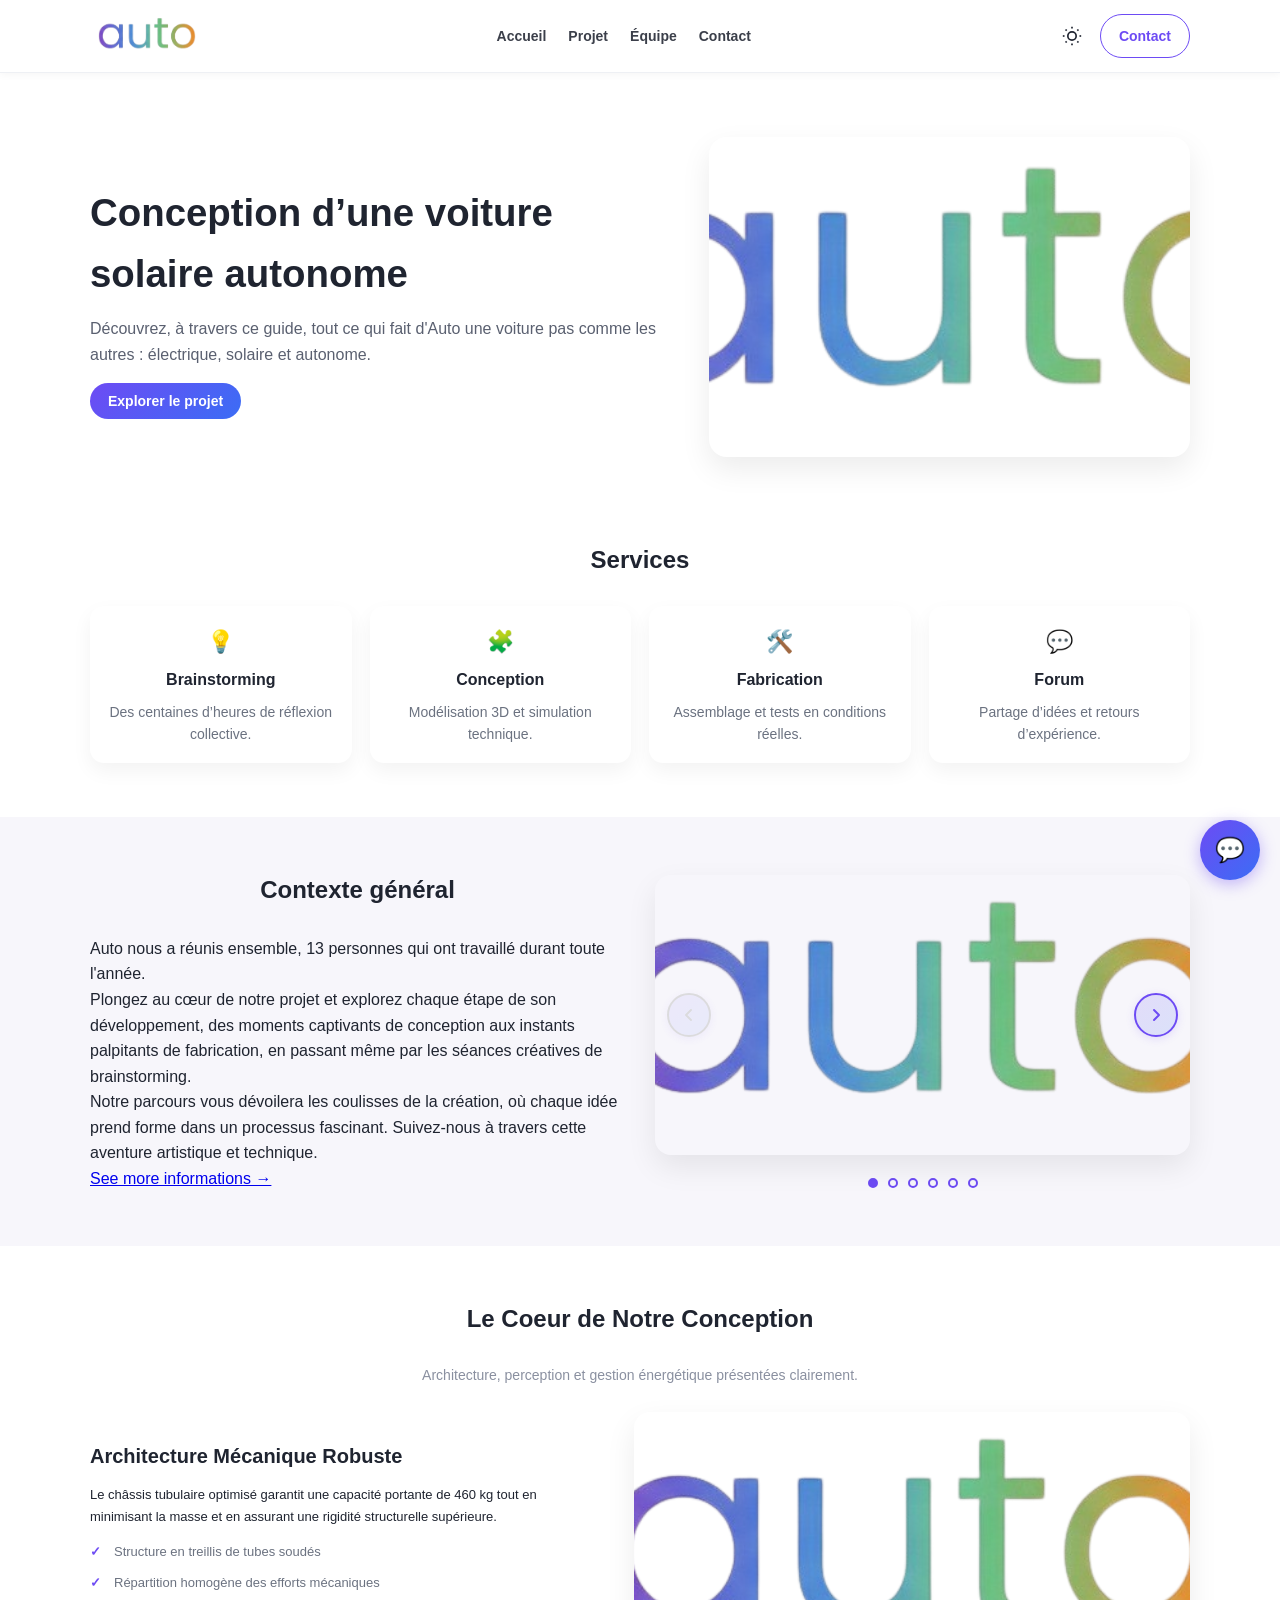
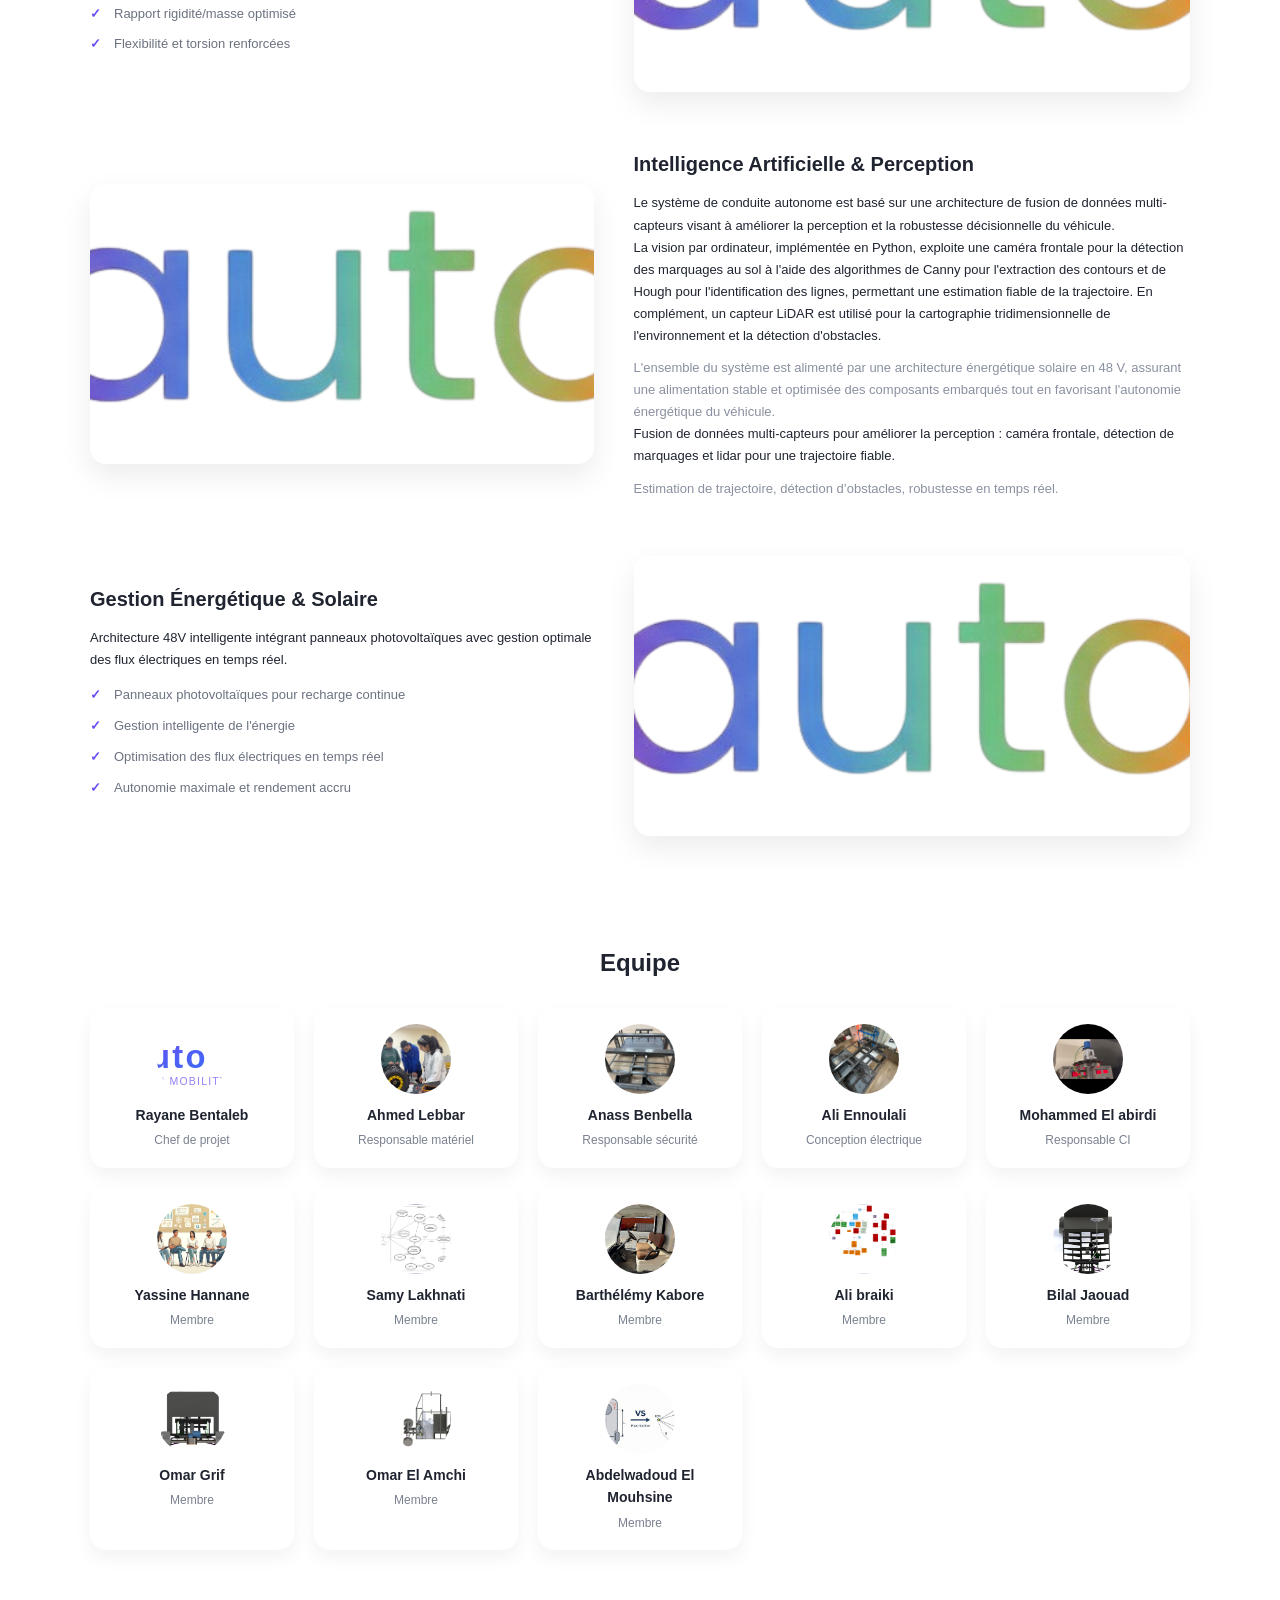
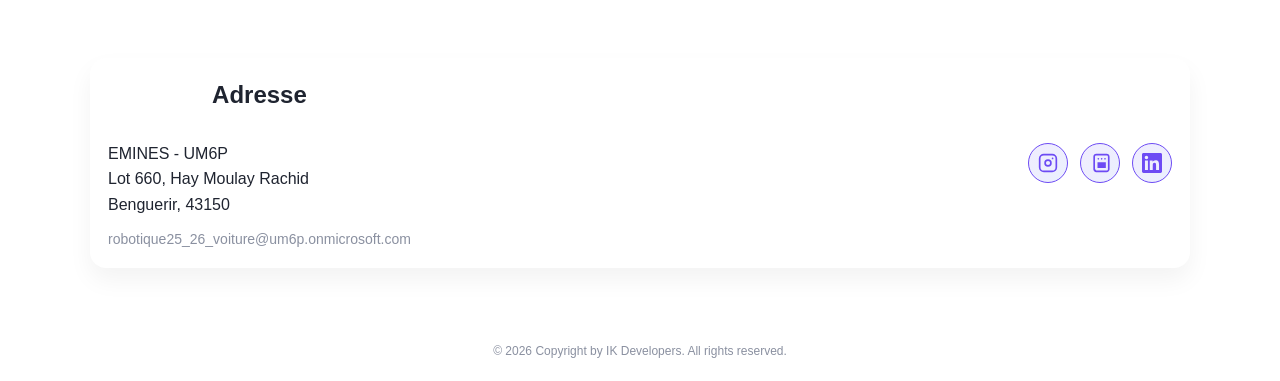
<file: index.html>
<!DOCTYPE html>
<html lang="fr">
<head>
  <meta charset="UTF-8" />
  <meta name="viewport" content="width=device-width, initial-scale=1.0" />
  <title>Voiture Solaire Autonome</title>
  <link rel="stylesheet" href="styles.css" />
  <script src="chatbot-kb.js"></script>
</head>
<body>
  <header class="topbar">
    <div class="container nav">
      <a href="#accueil" class="logo-link">
        <img src="photos/photo-047.png" alt="Auto" class="logo-img" />
      </a>
      <nav class="menu">
        <a href="#accueil">Accueil</a>
        <a href="#projet">Projet</a>
        <a href="#equipe">Équipe</a>
        <a href="#contact">Contact</a>
      </nav>
      <div class="nav-actions">
        <button class="theme-toggle" id="themeToggle" aria-label="Toggle dark mode" title="Dark Mode">
          <svg class="sun-icon" width="20" height="20" viewBox="0 0 24 24" fill="none" stroke="currentColor" stroke-width="2">
            <circle cx="12" cy="12" r="5"></circle>
            <line x1="12" y1="1" x2="12" y2="3"></line>
            <line x1="12" y1="21" x2="12" y2="23"></line>
            <line x1="4.22" y1="4.22" x2="5.64" y2="5.64"></line>
            <line x1="18.36" y1="18.36" x2="19.78" y2="19.78"></line>
            <line x1="1" y1="12" x2="3" y2="12"></line>
            <line x1="21" y1="12" x2="23" y2="12"></line>
            <line x1="4.22" y1="19.78" x2="5.64" y2="18.36"></line>
            <line x1="18.36" y1="5.64" x2="19.78" y2="4.22"></line>
          </svg>
          <svg class="moon-icon" width="20" height="20" viewBox="0 0 24 24" fill="none" stroke="currentColor" stroke-width="2">
            <path d="M21 12.79A9 9 0 1 1 11.21 3 7 7 0 0 0 21 12.79z"></path>
          </svg>
        </button>
        <a class="btn" href="#contact">Contact</a>
      </div>
    </div>
  </header>

  <main>
    <section id="accueil" class="hero">
      <div class="container hero-grid">
        <div class="hero-text">
          <h1>Conception d’une voiture<br />solaire autonome</h1>
          <p>
            Découvrez, à travers ce guide, tout ce qui fait d'Auto une voiture pas
            comme les autres : électrique, solaire et autonome.
          </p>
          <a class="btn primary" href="#projet">Explorer le projet</a>
        </div>
        <div class="hero-media">
          <div class="image-card">
            <img src="photos/photo-047.png" alt="Golfette solaire" />
          </div>
        </div>
      </div>
    </section>

    <section id="services" class="section">
      <div class="container">
        <h2>Services</h2>
        <div class="cards">
          <a class="card" href="brainstorming.html">
            <div class="icon">💡</div>
            <h3>Brainstorming</h3>
            <p>Des centaines d’heures de réflexion collective.</p>
          </a>
          <a class="card" href="conception.html">
            <div class="icon">🧩</div>
            <h3>Conception</h3>
            <p>Modélisation 3D et simulation technique.</p>
          </a>
          <a class="card" href="fabrication.html">
            <div class="icon">🛠️</div>
            <h3>Fabrication</h3>
            <p>Assemblage et tests en conditions réelles.</p>
          </a>
          <a class="card" href="forum.html">
            <div class="icon">💬</div>
            <h3>Forum</h3>
            <p>Partage d’idées et retours d’expérience.</p>
          </a>
        </div>
      </div>
    </section>



    <section class="section soft" id="context">
      <div class="container split">
        <div>
          <h2>Contexte général</h2>
          <p>
            Auto nous a réunis ensemble, 13 personnes qui ont travaillé durant toute l'année.
          </p>
          <p>
            Plongez au cœur de notre projet et explorez chaque étape de son développement, des moments captivants de conception aux instants palpitants de fabrication, en passant même par les séances créatives de brainstorming.
          </p>
          <p>
            Notre parcours vous dévoilera les coulisses de la création, où chaque idée prend forme dans un processus fascinant. Suivez-nous à travers cette aventure artistique et technique.
          </p>
          <a class="link" href="#context">See more informations →</a>
        </div>
        <div>
          <div class="carousel-wrapper">
            <div class="image-card carousel-image">
              <img id="carouselImg" src="photos/photo-047.png" alt="Contexte général Auto" />
            </div>
            <button class="carousel-arrow prev" id="prevBtn" aria-label="Image précédente">
              <svg width="20" height="20" viewBox="0 0 20 20" fill="currentColor">
                <path d="M12 5L7 10L12 15" stroke="currentColor" stroke-width="2" stroke-linecap="round" stroke-linejoin="round" fill="none"/>
              </svg>
            </button>
            <button class="carousel-arrow next" id="nextBtn" aria-label="Image suivante">
              <svg width="20" height="20" viewBox="0 0 20 20" fill="currentColor">
                <path d="M8 5L13 10L8 15" stroke="currentColor" stroke-width="2" stroke-linecap="round" stroke-linejoin="round" fill="none"/>
              </svg>
            </button>
          </div>
          <div class="carousel-dots" id="carouselDots"></div>
        </div>
      </div>
    </section>

    <section id="projet" class="section">
      <div class="container">
        <div class="section-head">
          <h2>Le Coeur de Notre Conception</h2>
          <p class="muted">Architecture, perception et gestion énergétique présentées clairement.</p>
        </div>
        <div class="feature-rows">
          <article class="feature-row">
            <div class="feature-text">
              <h3>Architecture Mécanique Robuste</h3>
              <p>
                Le châssis tubulaire optimisé garantit une capacité portante de 460 kg tout en minimisant la masse et en assurant une rigidité structurelle supérieure.
              </p>
              <ul class="feature-list">
                <li>Structure en treillis de tubes soudés</li>
                <li>Répartition homogène des efforts mécaniques</li>
                <li>Rapport rigidité/masse optimisé</li>
                <li>Flexibilité et torsion renforcées</li>
              </ul>
            </div>
            <div class="image-card">
              <img src="photos/photo-047.png" alt="Architecture mécanique" />
            </div>
          </article>
          <article class="feature-row reverse">
            <div class="feature-text">
              <h3>Intelligence Artificielle &amp; Perception</h3>
              <p>
                Le système de conduite autonome est basé sur une architecture de fusion de données multi-capteurs visant à améliorer la perception et la robustesse décisionnelle du véhicule.
              </p>
              <p>
                La vision par ordinateur, implémentée en Python, exploite une caméra frontale pour la détection des marquages au sol à l'aide des algorithmes de Canny pour l'extraction des contours et de Hough pour l'identification des lignes, permettant une estimation fiable de la trajectoire. En complément, un capteur LiDAR est utilisé pour la cartographie tridimensionnelle de l'environnement et la détection d'obstacles.
              </p>
              <p class="muted">
                L'ensemble du système est alimenté par une architecture énergétique solaire en 48 V, assurant une alimentation stable et optimisée des composants embarqués tout en favorisant l'autonomie énergétique du véhicule.
              </p>
              <p>
                Fusion de données multi-capteurs pour améliorer la perception : caméra
                frontale, détection de marquages et lidar pour une trajectoire fiable.
              </p>
              <p class="muted">Estimation de trajectoire, détection d’obstacles, robustesse en temps réel.</p>
            </div>
            <div class="image-card">
              <img src="photos/photo-047.png" alt="Electronique" />
            </div>
          </article>
          <article class="feature-row">
            <div class="feature-text">
              <h3>Gestion Énergétique &amp; Solaire</h3>
              <p>
                Architecture 48V intelligente intégrant panneaux photovoltaïques avec gestion optimale des flux électriques en temps réel.
              </p>
              <ul class="feature-list">
                <li>Panneaux photovoltaïques pour recharge continue</li>
                <li>Gestion intelligente de l'énergie</li>
                <li>Optimisation des flux électriques en temps réel</li>
                <li>Autonomie maximale et rendement accru</li>
              </ul>
            </div>
            <div class="image-card">
              <img src="photos/photo-047.png" alt="Panneaux solaires" />
            </div>
          </article>
        </div>
      </div>
    </section>

    <section id="equipe" class="section">
      <div class="container">
        <h2>Equipe</h2>
        <div class="team">
          <div class="member">
            <img src="photos/photo-039.svg" alt="Rayane Bentaleb" />
            <strong>Rayane Bentaleb</strong>
            <span>Chef de projet</span>
          </div>
          <div class="member">
            <img src="photos/photo-040.jpeg" alt="Ahmed Lebbar" />
            <strong>Ahmed Lebbar</strong>
            <span>Responsable matériel</span>
          </div>
          <div class="member">
            <img src="photos/photo-041.jpeg" alt="Anass Benbella" />
            <strong>Anass Benbella</strong>
            <span>Responsable sécurité</span>
          </div>
          <div class="member">
            <img src="photos/photo-042.jpeg" alt="Ali Ennoulali" />
            <strong>Ali Ennoulali</strong>
            <span>Conception électrique</span>
          </div>
          <div class="member">
            <img src="photos/photo-043.jpeg" alt="Mohammed El abirdi" />
            <strong>Mohammed El abirdi</strong>
            <span>Responsable CI</span>
          </div>
          <div class="member">
            <img src="photos/photo-011.png" alt="Yassine Hannane" />
            <strong>Yassine Hannane</strong>
            <span>Membre</span>
          </div>
          <div class="member">
            <img src="photos/photo-012.png" alt="Samy Lakhnati" />
            <strong>Samy Lakhnati</strong>
            <span>Membre</span>
          </div>
          <div class="member">
            <img src="photos/photo-013.png" alt="Barthélémy Kabore" />
            <strong>Barthélémy Kabore</strong>
            <span>Membre</span>
          </div>
          <div class="member">
            <img src="photos/photo-014.png" alt="Ali braiki" />
            <strong>Ali braiki</strong>
            <span>Membre</span>
          </div>
          <div class="member">
            <img src="photos/photo-015.png" alt="Bilal Jaouad" />
            <strong>Bilal Jaouad</strong>
            <span>Membre</span>
          </div>
          <div class="member">
            <img src="photos/photo-016.png" alt="Omar Grif" />
            <strong>Omar Grif</strong>
            <span>Membre</span>
          </div>
          <div class="member">
            <img src="photos/photo-017.png" alt="Omar El Amchi" />
            <strong>Omar El Amchi</strong>
            <span>Membre</span>
          </div>
          <div class="member">
            <img src="photos/photo-018.png" alt="Abdelwadoud El Mouhsine" />
            <strong>Abdelwadoud El Mouhsine</strong>
            <span>Membre</span>
          </div>
        </div>
      </div>
    </section>

    <section id="contact" class="section">
      <div class="container">
        <div class="contact">
          <div>
            <h2>Adresse</h2>
            <p>EMINES - UM6P<br />Lot 660, Hay Moulay Rachid<br />Benguerir, 43150</p>
            <p class="muted">robotique25_26_voiture@um6p.onmicrosoft.com</p>
          </div>
          <div class="socials">
            <a href="#" aria-label="Instagram" title="Instagram">
              <svg width="20" height="20" viewBox="0 0 24 24" fill="currentColor">
                <rect x="2" y="2" width="20" height="20" rx="5" ry="5" fill="none" stroke="currentColor" stroke-width="2"/>
                <circle cx="12" cy="12" r="3.5" fill="none" stroke="currentColor" stroke-width="2"/>
                <circle cx="17.5" cy="6.5" r="1" fill="currentColor"/>
              </svg>
            </a>
            <a href="#" aria-label="Outlook" title="Outlook">
              <svg width="20" height="20" viewBox="0 0 24 24" fill="currentColor">
                <path d="M7.5 1C5.57 1 4 2.606 4 4.5V19.5C4 21.394 5.57 23 7.5 23H20c1.933 0 3.5-1.606 3.5-3.5V4.5C23.5 2.606 21.933 1 20 1ZM7.5 3H20c.827 0 1.5.673 1.5 1.5v15c0 .827-.673 1.5-1.5 1.5H7.5C6.673 20 6 19.327 6 18.5V4.5C6 3.673 6.673 3 7.5 3ZM9 7a1 1 0 1 1 2 0 1 1 0 0 1-2 0Zm4 0a1 1 0 1 1 2 0 1 1 0 0 1-2 0Zm4 0a1 1 0 1 1 2 0 1 1 0 0 1-2 0Zm-8 4h10v7H9v-7Z"/>
              </svg>
            </a>
            <a href="#" aria-label="LinkedIn" title="LinkedIn">
              <svg width="20" height="20" viewBox="0 0 24 24" fill="currentColor">
                <path d="M20.447 20.452h-3.554v-5.569c0-1.328-.027-3.037-1.852-3.037-1.853 0-2.136 1.445-2.136 2.939v5.667H9.351V9h3.414v1.561h.046c.477-.9 1.637-1.85 3.37-1.85 3.601 0 4.267 2.37 4.267 5.455v6.286zM5.337 7.433c-1.144 0-2.063-.926-2.063-2.065 0-1.138.92-2.063 2.063-2.063 1.14 0 2.064.925 2.064 2.063 0 1.139-.925 2.065-2.064 2.065zm1.782 13.019H3.555V9h3.564v11.452zM22.225 0H1.771C.792 0 0 .774 0 1.729v20.542C0 23.227.792 24 1.771 24h20.451C23.2 24 24 23.227 24 22.271V1.729C24 .774 23.2 0 22.225 0z"/>
              </svg>
            </a>
          </div>
        </div>
      </div>
    </section>
  </main>

  <footer class="footer">
    <div class="container">© 2026 Copyright by IK Developers. All rights reserved.</div>
  </footer>

  <div class="chatbot-widget">
    <button class="chatbot-btn" id="chatbotToggle" aria-label="Open chatbot" title="Auto assistant">💬</button>
    <div class="chatbot-window" id="chatbotWindow">
      <div style="padding: 14px; background: linear-gradient(135deg, #6d4bf4, #3b6df5); color: #fff; font-weight: 600; display: flex; justify-content: space-between; align-items: center;">
        <span>Auto assistant</span>
        <button id="chatbotClose" style="background: none; border: none; color: #fff; cursor: pointer; font-size: 18px; padding: 0; width: 24px; height: 24px;">×</button>
      </div>
      <div id="chatMessages" style="flex: 1; padding: 14px; overflow-y: auto; color: var(--text); display: flex; flex-direction: column; gap: 10px;">
        <div style="background: var(--soft); padding: 10px; border-radius: 8px; font-size: 13px; color: var(--text);">
          Bienvenue! 👋 Je suis Auto assistant. Posez-moi vos questions sur notre voiture solaire autonome.
        </div>
      </div>
      <div style="padding: 10px; border-top: 1px solid var(--border); display: flex; gap: 8px;">
        <input type="text" id="chatInput" placeholder="Votre question..." style="flex: 1; padding: 8px; border: 1px solid var(--border); border-radius: 6px; background: var(--bg); color: var(--text); font-family: inherit;" />
        <button id="chatSend" style="padding: 8px 12px; background: var(--primary); color: #fff; border: none; border-radius: 6px; cursor: pointer; transition: all 0.3s ease;">Envoyer</button>
      </div>
    </div>
  </div>

  <script>
    // Dark mode toggle
    const themeToggle = document.getElementById('themeToggle');
    const htmlElement = document.documentElement;
    
    // Check for saved theme preference or default to light mode
    const currentTheme = localStorage.getItem('theme') || 'light';
    if (currentTheme === 'dark') {
      document.body.classList.add('dark-mode');
    }
    
    themeToggle.addEventListener('click', () => {
      document.body.classList.toggle('dark-mode');
      const isDark = document.body.classList.contains('dark-mode');
      localStorage.setItem('theme', isDark ? 'dark' : 'light');
    });

    // Chatbot toggle
    const chatbotToggle = document.getElementById('chatbotToggle');
    const chatbotWindow = document.getElementById('chatbotWindow');
    const chatMessages = document.getElementById('chatMessages');
    const chatInput = document.getElementById('chatInput');
    const chatSend = document.getElementById('chatSend');
    const chatbotClose = document.getElementById('chatbotClose');
    
    chatbotToggle.addEventListener('click', () => {
      chatbotWindow.classList.toggle('active');
      if (chatbotWindow.classList.contains('active')) {
        chatInput.focus();
      }
    });

    // Close button
    chatbotClose.addEventListener('click', () => {
      chatbotWindow.classList.remove('active');
    });

    // Close chatbot when clicking outside
    document.addEventListener('click', (e) => {
      if (!e.target.closest('.chatbot-widget')) {
        chatbotWindow.classList.remove('active');
      }
    });

    // Chatbot functionality
    function addMessage(text, isUser) {
      const messageDiv = document.createElement('div');
      messageDiv.style.cssText = `
        padding: 10px 12px;
        border-radius: 8px;
        max-width: 85%;
        word-wrap: break-word;
        font-size: 13px;
        line-height: 1.4;
        ${isUser ? `
          background: var(--primary);
          color: #fff;
          align-self: flex-end;
          border-bottom-right-radius: 2px;
        ` : `
          background: var(--soft);
          color: var(--text);
          align-self: flex-start;
          border-bottom-left-radius: 2px;
        `}
      `;
      messageDiv.textContent = text;
      chatMessages.appendChild(messageDiv);
      chatMessages.scrollTop = chatMessages.scrollHeight;
    }

    function sendMessage() {
      const userMessage = chatInput.value.trim();
      if (!userMessage) return;

      // Add user message
      addMessage(userMessage, true);
      chatInput.value = '';

      // Get bot response
      const botResponse = findAnswer(userMessage);
      
      // Simulate typing delay
      setTimeout(() => {
        addMessage(botResponse, false);
      }, 300);
    }

    // Send button click
    chatSend.addEventListener('click', sendMessage);

    // Enter key to send
    chatInput.addEventListener('keypress', (e) => {
      if (e.key === 'Enter') {
        sendMessage();
      }
    });

    // Carousel functionality
    const images = [
      { src: 'photos/photo-047.png', alt: 'Contexte général Auto' },
      { src: 'photos/photo-047.png', alt: 'Voiture solaire Auto' },
      { src: 'photos/photo-047.png', alt: 'Équipe du projet' },
      { src: 'photos/photo-047.png', alt: 'Prototype et conception' },
      { src: 'photos/photo-047.png', alt: 'Détails techniques' },
      { src: 'photos/photo-047.png', alt: 'Gestion énergétique' }
    ];
    
    let currentSlide = 0;
    const carouselImg = document.getElementById('carouselImg');
    const carouselDotsContainer = document.getElementById('carouselDots');
    const carouselImage = document.querySelector('.carousel-image');
    const prevBtn = document.getElementById('prevBtn');
    const nextBtn = document.getElementById('nextBtn');

    if (carouselImg) {
      // Create dots
      images.forEach((_, index) => {
        const dot = document.createElement('button');
        dot.className = `carousel-dot ${index === 0 ? 'active' : ''}`;
        dot.setAttribute('aria-label', `Aller à l'image ${index + 1}`);
        dot.addEventListener('click', () => {
          currentSlide = index;
          updateCarousel();
        });
        carouselDotsContainer.appendChild(dot);
      });

      function updateCarousel() {
        carouselImage.style.opacity = '0';
        setTimeout(() => {
          carouselImg.src = images[currentSlide].src;
          carouselImg.alt = images[currentSlide].alt;
          carouselImage.style.opacity = '1';
        }, 250);
        
        // Update active dot
        document.querySelectorAll('.carousel-dot').forEach((dot, index) => {
          dot.classList.toggle('active', index === currentSlide);
        });
        
        // Update arrow button states
        prevBtn.disabled = currentSlide === 0;
        nextBtn.disabled = currentSlide === images.length - 1;
      }

      // Arrow button navigation
      prevBtn.addEventListener('click', () => {
        if (currentSlide > 0) {
          currentSlide--;
          updateCarousel();
        }
      });

      nextBtn.addEventListener('click', () => {
        if (currentSlide < images.length - 1) {
          currentSlide++;
          updateCarousel();
        }
      });

      // Keyboard navigation
      document.addEventListener('keydown', (e) => {
        if (e.key === 'ArrowLeft' && currentSlide > 0) {
          currentSlide--;
          updateCarousel();
        } else if (e.key === 'ArrowRight' && currentSlide < images.length - 1) {
          currentSlide++;
          updateCarousel();
        }
      });

      updateCarousel();
    }
  </script>
</body>
</html>
</file>
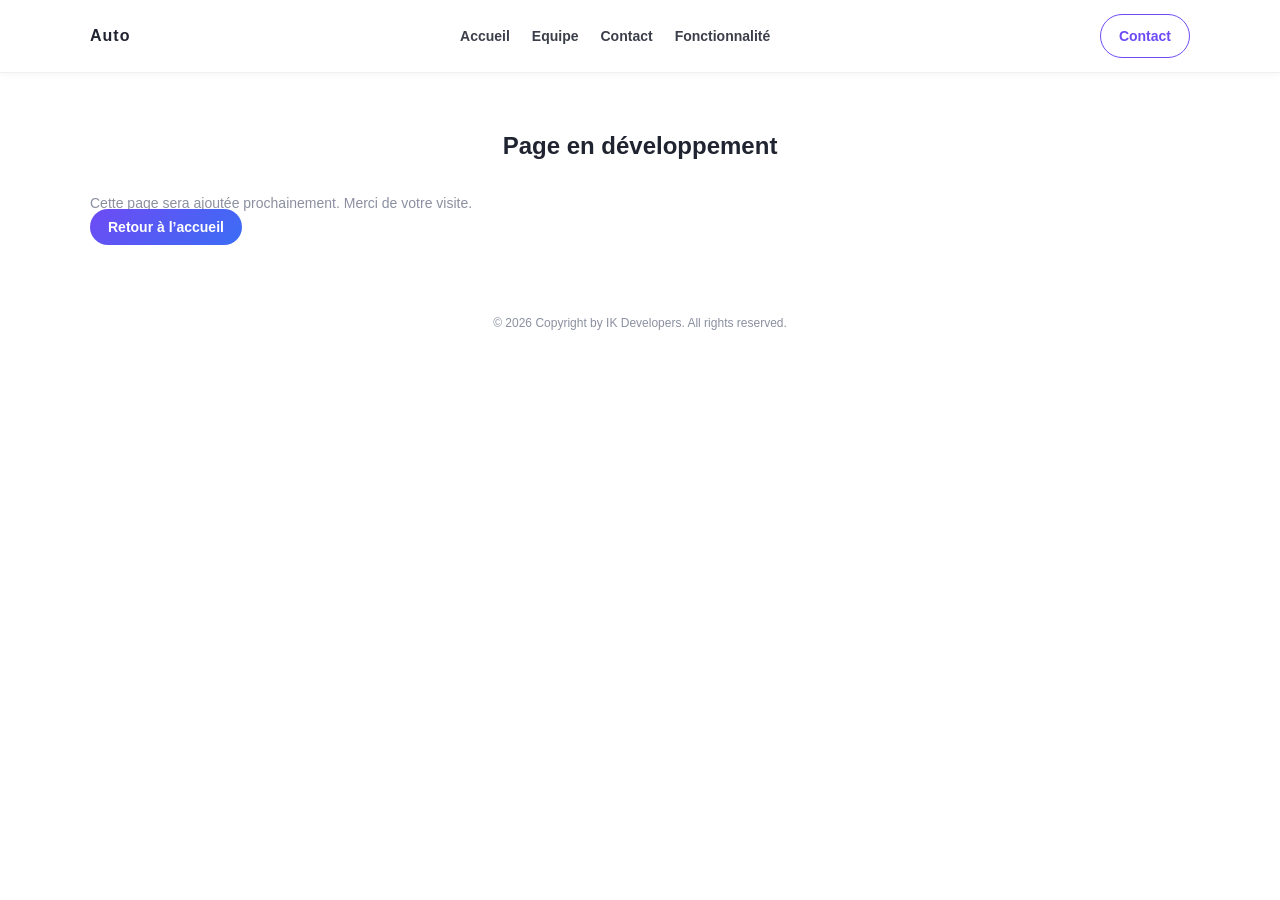
<file: a-developper.html>
<!DOCTYPE html>
<html lang="fr">
<head>
  <meta charset="UTF-8" />
  <meta name="viewport" content="width=device-width, initial-scale=1.0" />
  <title>Page en développement</title>
  <link rel="stylesheet" href="styles.css" />
</head>
<body>
  <header class="topbar">
    <div class="container nav">
      <div class="logo">Auto</div>
      <nav class="menu">
        <a href="index.html#accueil">Accueil</a>
        <a href="index.html#equipe">Equipe</a>
        <a href="index.html#contact">Contact</a>
        <a href="index.html#fonctionnalite">Fonctionnalité</a>
      </nav>
      <a class="btn" href="index.html#contact">Contact</a>
    </div>
  </header>

  <main>
    <section class="section">
      <div class="container">
        <h2>Page en développement</h2>
        <p class="muted">Cette page sera ajoutée prochainement. Merci de votre visite.</p>
        <a class="btn primary" href="index.html">Retour à l’accueil</a>
      </div>
    </section>
  </main>

  <footer class="footer">
    <div class="container">© 2026 Copyright by IK Developers. All rights reserved.</div>
  </footer>
</body>
</html>
</file>
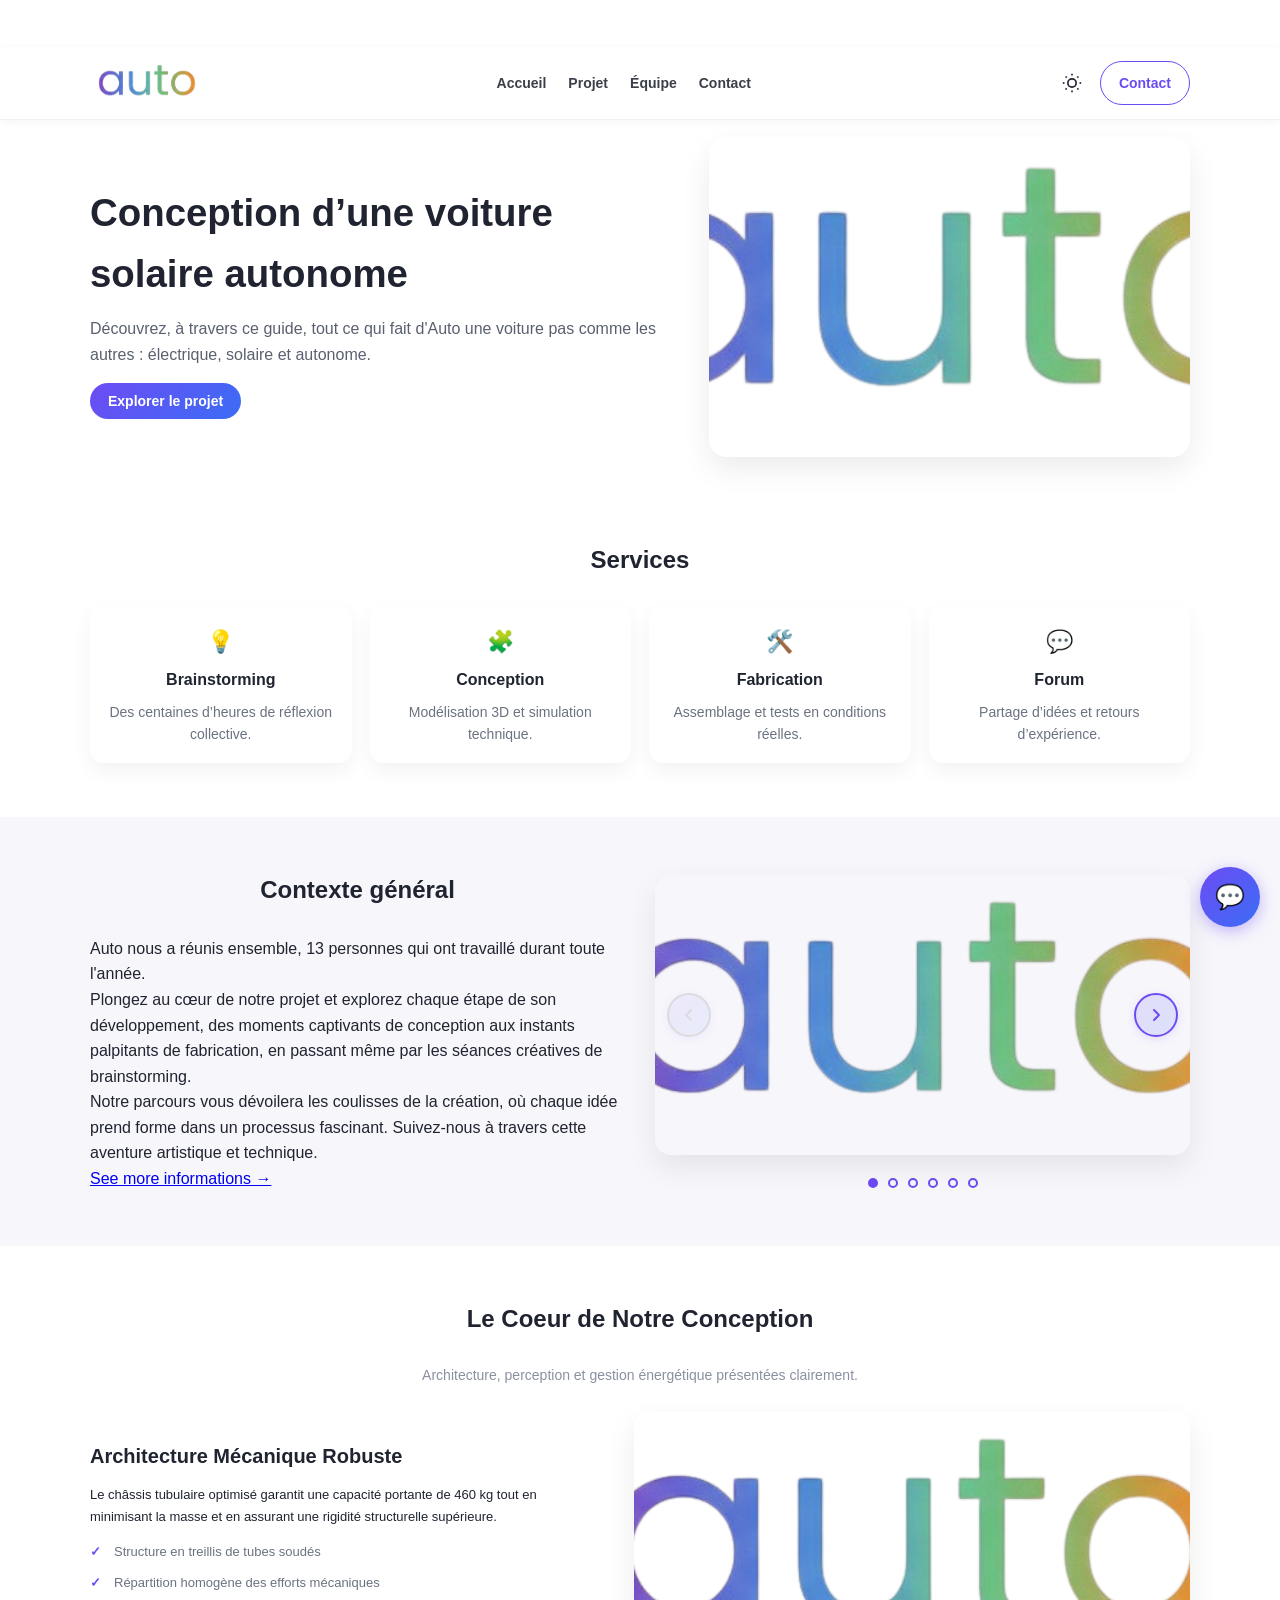
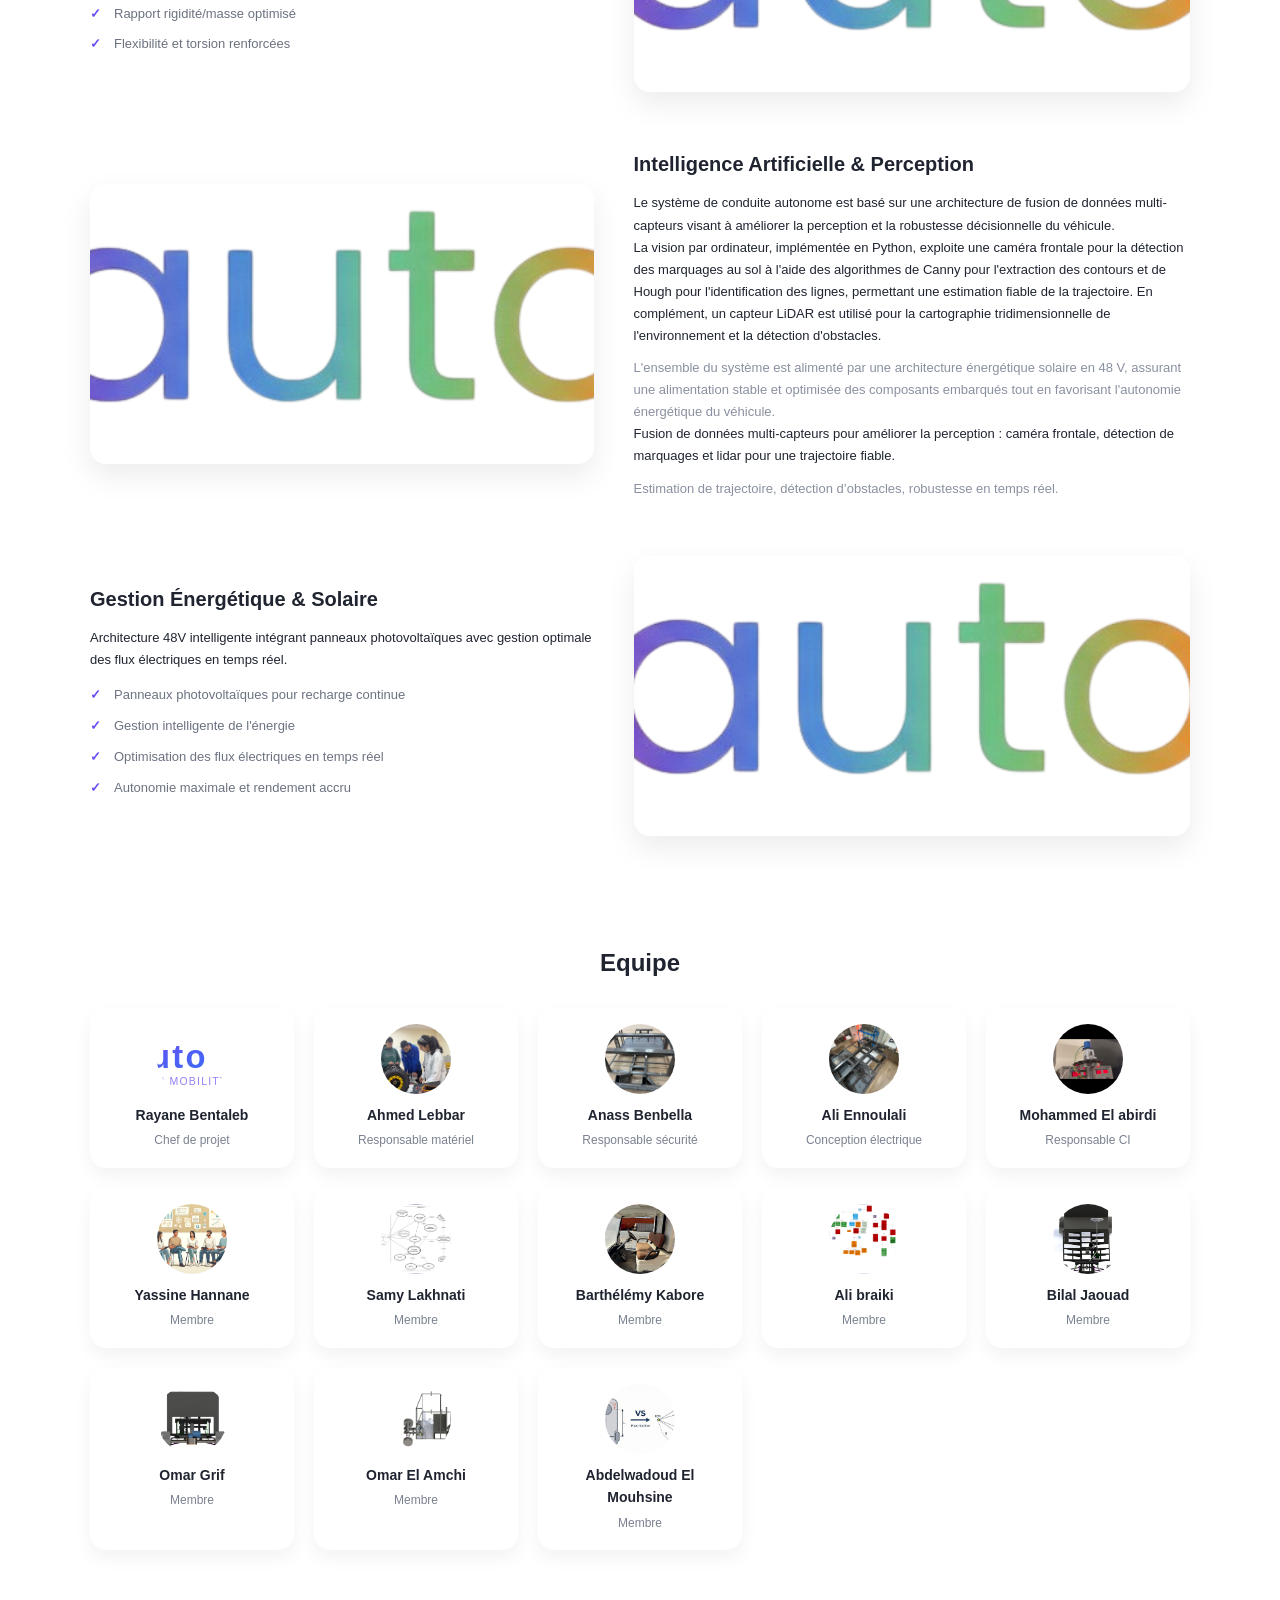
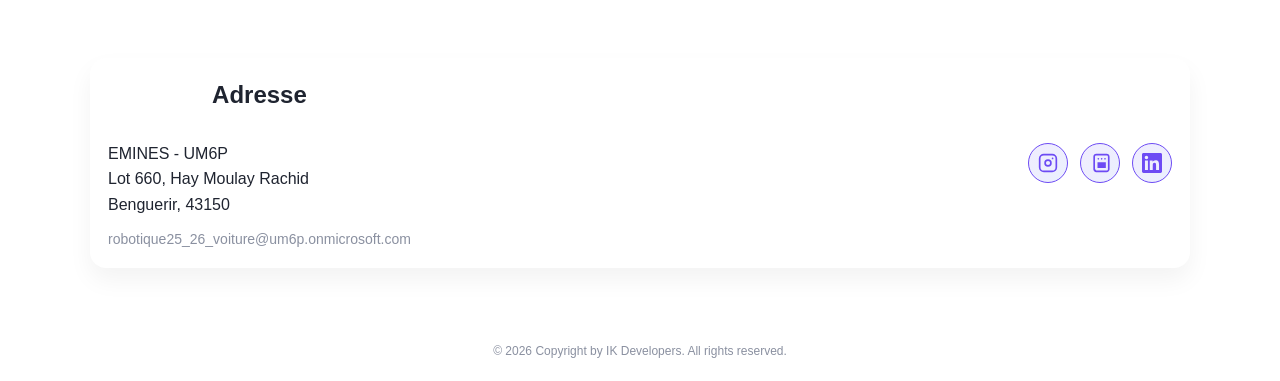
<file: accueil.html>
<!DOCTYPE html>
<html lang="fr">
<head>
  <meta charset="UTF-8" />
  <meta name="viewport" content="width=device-width, initial-scale=1.0" />
  <title>Accueil - Voiture Solaire Autonome</title>
  <meta http-equiv="refresh" content="0; url=index.html#accueil" />
  <link rel="stylesheet" href="styles.css" />
</head>
<body>
  <header class="topbar">
    <div class="container nav">
      <a href="index.html#accueil" class="logo-link">
        <img src="photos/photo-047.png" alt="Auto" class="logo-img" />
      </a>
      <nav class="menu">
        <a href="index.html#accueil">Accueil</a>
        <a href="index.html#projet">Projet</a>
        <a href="index.html#equipe">Équipe</a>
        <a href="index.html#contact">Contact</a>
      </nav>
      <div class="nav-actions">
        <button class="theme-toggle" id="themeToggle" aria-label="Toggle dark mode" title="Dark Mode">🌙</button>
        <a class="btn" href="index.html#contact">Contact</a>
      </div>
    </div>
  </header>

  <main>
    <section class="hero">
      <div class="container hero-grid">
        <div class="hero-text">
          <h1>Conception d’une voiture<br />solaire autonome</h1>
          <p>
            Auto est un projet étudiant qui combine énergie solaire, propulsion
            électrique et intelligence embarquée pour une mobilité durable.
          </p>
          <a class="btn primary" href="index.html#projet">Explorer le projet</a>
        </div>
        <div class="hero-media">
          <div class="image-card">
            <img src="photos/photo-021.png" alt="Voiture" />
          </div>
        </div>
      </div>
    </section>

    <section class="section">
      <div class="container">
        <h2>Services</h2>
        <div class="cards">
          <a class="card" href="brainstorming.html">
            <div class="icon">💡</div>
            <h3>Brainstorming</h3>
            <p>Des centaines d’heures de réflexion collective.</p>
          </a>
          <a class="card" href="conception.html">
            <div class="icon">🧩</div>
            <h3>Conception</h3>
            <p>Modélisation 3D et simulation technique.</p>
          </a>
          <a class="card" href="fabrication.html">
            <div class="icon">🛠️</div>
            <h3>Fabrication</h3>
            <p>Assemblage et tests en conditions réelles.</p>
          </a>
          <a class="card" href="forum.html">
            <div class="icon">💬</div>
            <h3>Forum</h3>
            <p>Partage d’idées et retours d’expérience.</p>
          </a>
        </div>
      </div>
    </section>
  </main>

  <footer class="footer">
    <div class="container">© 2026 Copyright by IK Developers. All rights reserved.</div>
  </footer>
</body>
</html>
</file>
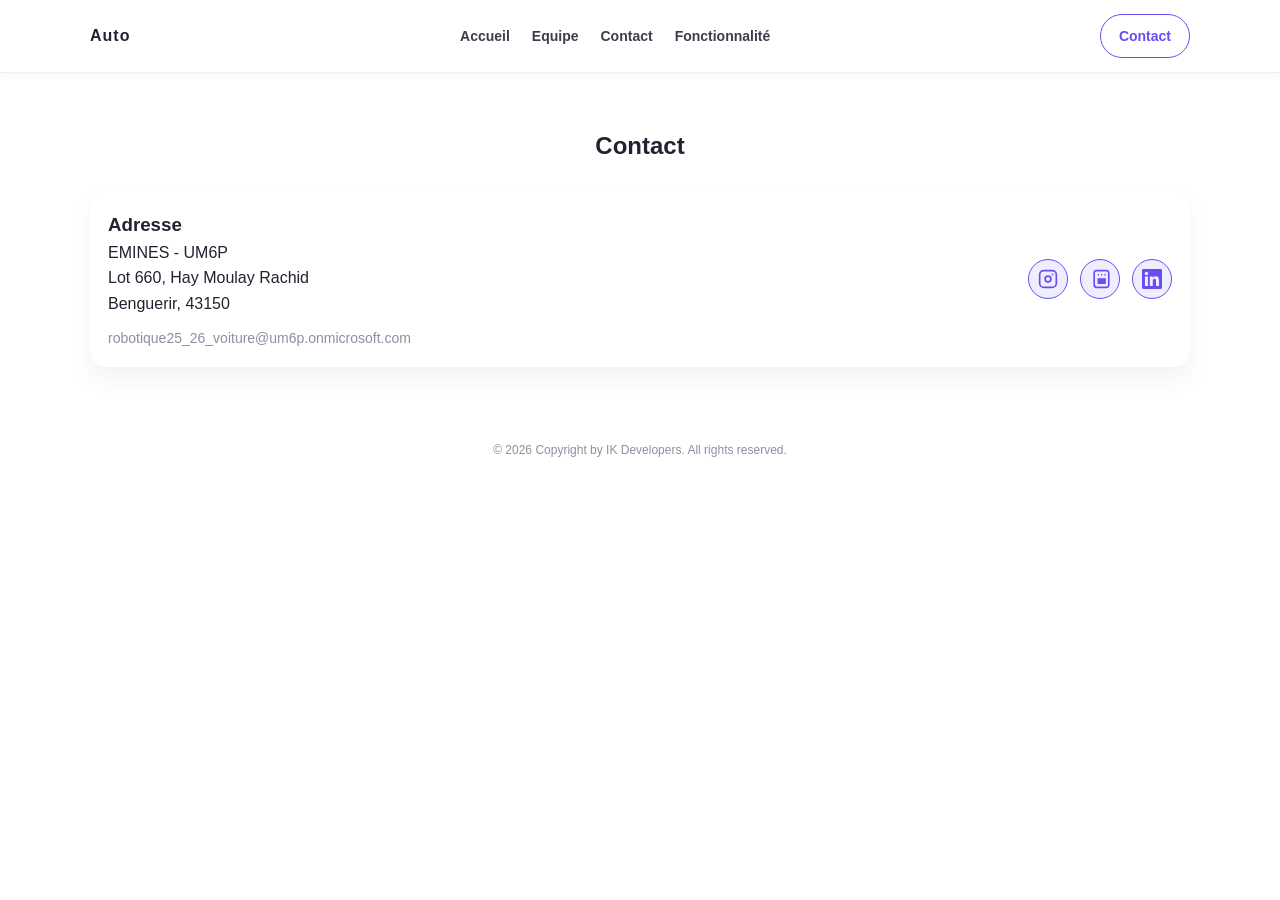
<file: contact.html>
<!DOCTYPE html>
<html lang="fr">
<head>
  <meta charset="UTF-8" />
  <meta name="viewport" content="width=device-width, initial-scale=1.0" />
  <title>Contact - Voiture Solaire Autonome</title>
  <link rel="stylesheet" href="styles.css" />
</head>
<body>
  <header class="topbar">
    <div class="container nav">
      <div class="logo">Auto</div>
      <nav class="menu">
        <a href="index.html#accueil">Accueil</a>
        <a href="index.html#equipe">Equipe</a>
        <a href="index.html#contact">Contact</a>
        <a href="index.html#fonctionnalite">Fonctionnalité</a>
      </nav>
      <a class="btn" href="index.html#contact">Contact</a>
    </div>
  </header>

  <main>
    <section class="section">
      <div class="container">
        <h2>Contact</h2>
        <div class="contact" style="margin-top:16px;">
          <div>
            <h3>Adresse</h3>
            <p>EMINES - UM6P<br />Lot 660, Hay Moulay Rachid<br />Benguerir, 43150</p>
            <p class="muted">robotique25_26_voiture@um6p.onmicrosoft.com</p>
          </div>
          <div class="socials">
            <a href="#" aria-label="Instagram" title="Instagram">
              <svg width="20" height="20" viewBox="0 0 24 24" fill="currentColor">
                <rect x="2" y="2" width="20" height="20" rx="5" ry="5" fill="none" stroke="currentColor" stroke-width="2"/>
                <circle cx="12" cy="12" r="3.5" fill="none" stroke="currentColor" stroke-width="2"/>
                <circle cx="17.5" cy="6.5" r="1" fill="currentColor"/>
              </svg>
            </a>
            <a href="#" aria-label="Outlook" title="Outlook">
              <svg width="20" height="20" viewBox="0 0 24 24" fill="currentColor">
                <path d="M7.5 1C5.57 1 4 2.606 4 4.5V19.5C4 21.394 5.57 23 7.5 23H20c1.933 0 3.5-1.606 3.5-3.5V4.5C23.5 2.606 21.933 1 20 1ZM7.5 3H20c.827 0 1.5.673 1.5 1.5v15c0 .827-.673 1.5-1.5 1.5H7.5C6.673 20 6 19.327 6 18.5V4.5C6 3.673 6.673 3 7.5 3ZM9 7a1 1 0 1 1 2 0 1 1 0 0 1-2 0Zm4 0a1 1 0 1 1 2 0 1 1 0 0 1-2 0Zm4 0a1 1 0 1 1 2 0 1 1 0 0 1-2 0Zm-8 4h10v7H9v-7Z"/>
              </svg>
            </a>
            <a href="#" aria-label="LinkedIn" title="LinkedIn">
              <svg width="20" height="20" viewBox="0 0 24 24" fill="currentColor">
                <path d="M20.447 20.452h-3.554v-5.569c0-1.328-.027-3.037-1.852-3.037-1.853 0-2.136 1.445-2.136 2.939v5.667H9.351V9h3.414v1.561h.046c.477-.9 1.637-1.85 3.37-1.85 3.601 0 4.267 2.37 4.267 5.455v6.286zM5.337 7.433c-1.144 0-2.063-.926-2.063-2.065 0-1.138.92-2.063 2.063-2.063 1.14 0 2.064.925 2.064 2.063 0 1.139-.925 2.065-2.064 2.065zm1.782 13.019H3.555V9h3.564v11.452zM22.225 0H1.771C.792 0 0 .774 0 1.729v20.542C0 23.227.792 24 1.771 24h20.451C23.2 24 24 23.227 24 22.271V1.729C24 .774 23.2 0 22.225 0z"/>
              </svg>
            </a>
          </div>
        </div>
      </div>
    </section>
  </main>

  <footer class="footer">
    <div class="container">© 2026 Copyright by IK Developers. All rights reserved.</div>
  </footer>
</body>
</html>
</file>
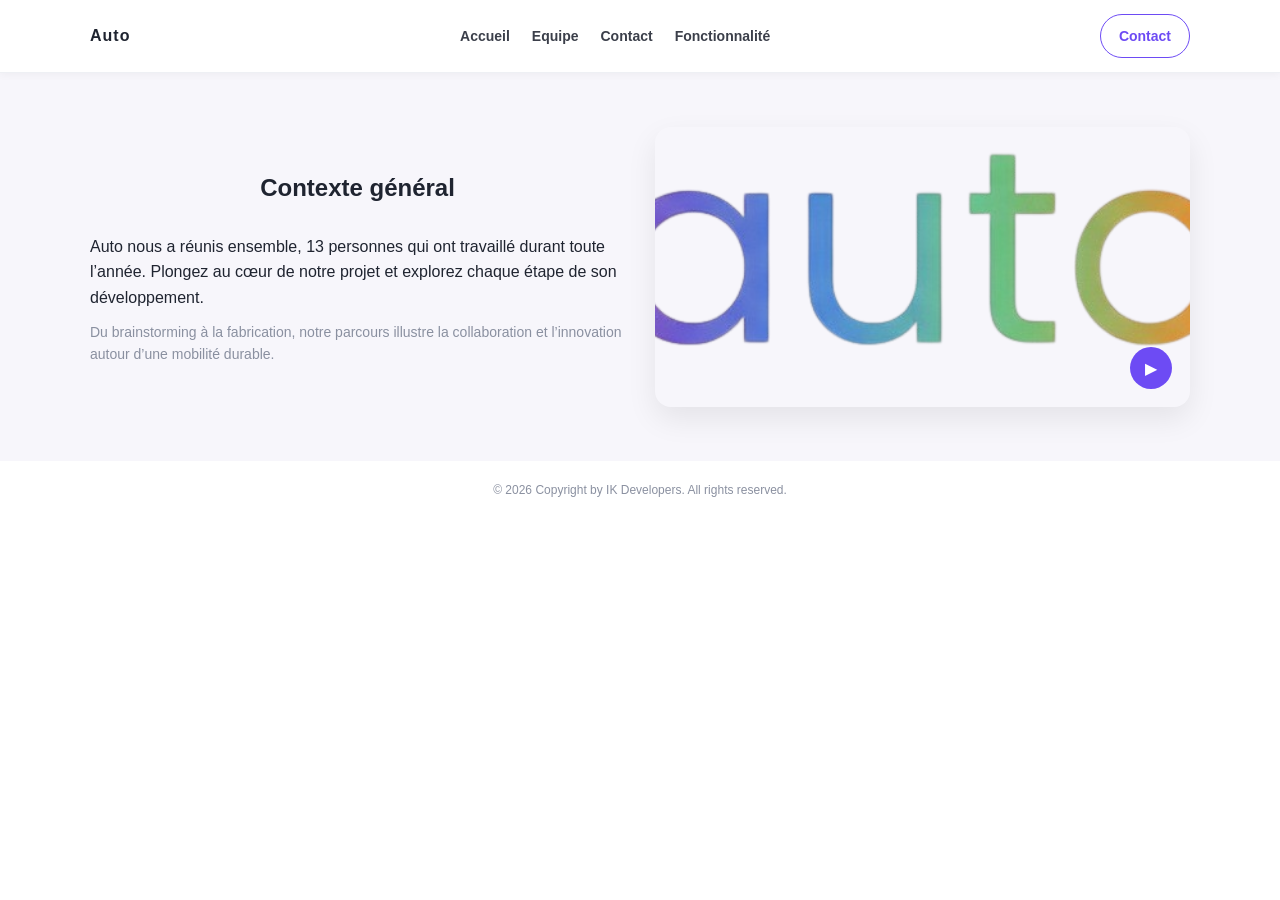
<file: contexte.html>
<!DOCTYPE html>
<html lang="fr">
<head>
  <meta charset="UTF-8" />
  <meta name="viewport" content="width=device-width, initial-scale=1.0" />
  <title>Contexte - Voiture Solaire Autonome</title>
  <link rel="stylesheet" href="styles.css" />
</head>
<body>
  <header class="topbar">
    <div class="container nav">
      <div class="logo">Auto</div>
      <nav class="menu">
        <a href="index.html#accueil">Accueil</a>
        <a href="index.html#equipe">Equipe</a>
        <a href="index.html#contact">Contact</a>
        <a href="index.html#fonctionnalite">Fonctionnalité</a>
      </nav>
      <a class="btn" href="index.html#contact">Contact</a>
    </div>
  </header>

  <main>
    <section class="section soft">
      <div class="container split">
        <div>
          <h2>Contexte général</h2>
          <p>
            Auto nous a réunis ensemble, 13 personnes qui ont travaillé durant toute
            l’année. Plongez au cœur de notre projet et explorez chaque étape de son
            développement.
          </p>
          <p class="muted">
            Du brainstorming à la fabrication, notre parcours illustre la collaboration
            et l’innovation autour d’une mobilité durable.
          </p>
        </div>
        <div class="image-card video">
          <img src="photos/photo-047.png" alt="Equipe" />
          <button class="play">▶</button>
        </div>
      </div>
    </section>
  </main>

  <footer class="footer">
    <div class="container">© 2026 Copyright by IK Developers. All rights reserved.</div>
  </footer>
</body>
</html>
</file>
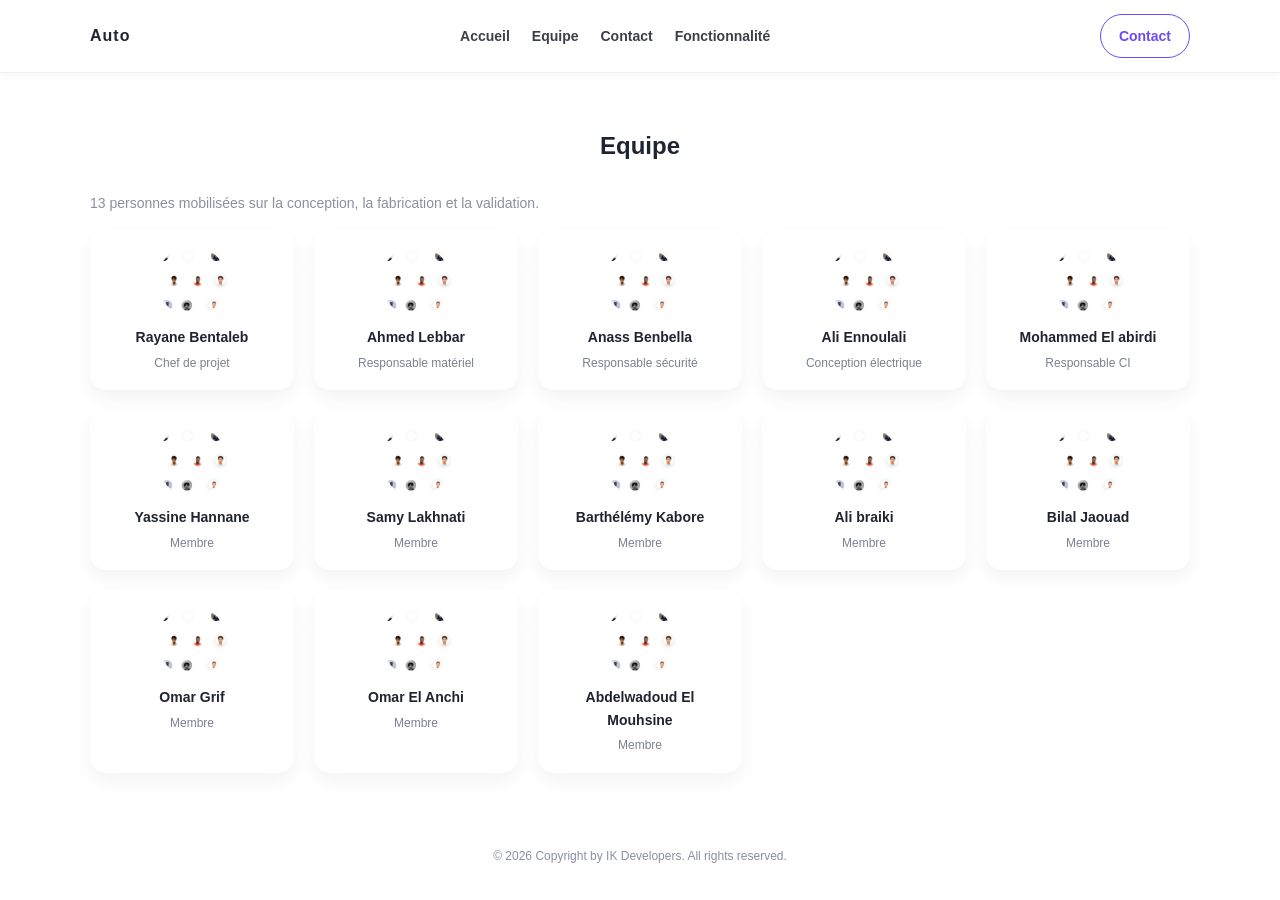
<file: equipe.html>
<!DOCTYPE html>
<html lang="fr">
<head>
  <meta charset="UTF-8" />
  <meta name="viewport" content="width=device-width, initial-scale=1.0" />
  <title>Equipe - Voiture Solaire Autonome</title>
  <link rel="stylesheet" href="styles.css" />
</head>
<body>
  <header class="topbar">
    <div class="container nav">
      <div class="logo">Auto</div>
      <nav class="menu">
        <a href="index.html#accueil">Accueil</a>
        <a href="index.html#equipe">Equipe</a>
        <a href="index.html#contact">Contact</a>
        <a href="index.html#fonctionnalite">Fonctionnalité</a>
      </nav>
      <a class="btn" href="index.html#contact">Contact</a>
    </div>
  </header>

  <main>
    <section class="section">
      <div class="container">
        <h2>Equipe</h2>
        <p class="muted">13 personnes mobilisées sur la conception, la fabrication et la validation.</p>
        <div class="team" style="margin-top:16px;">
          <div class="member">
            <img src="photos/photo-037.png" alt="Rayane" />
            <strong>Rayane Bentaleb</strong>
            <span>Chef de projet</span>
          </div>
          <div class="member">
            <img src="photos/photo-037.png" alt="Ahmed" />
            <strong>Ahmed Lebbar</strong>
            <span>Responsable matériel</span>
          </div>
          <div class="member">
            <img src="photos/photo-037.png" alt="Anass" />
            <strong>Anass Benbella</strong>
            <span>Responsable sécurité</span>
          </div>
          <div class="member">
            <img src="photos/photo-037.png" alt="Ali" />
            <strong>Ali Ennoulali</strong>
            <span>Conception électrique</span>
          </div>
          <div class="member">
            <img src="photos/photo-037.png" alt="Mohammed" />
            <strong>Mohammed El abirdi</strong>
            <span>Responsable CI</span>
          </div>
          <div class="member">
            <img src="photos/photo-037.png" alt="Yassine" />
            <strong>Yassine Hannane</strong>
            <span>Membre</span>
          </div>
          <div class="member">
            <img src="photos/photo-037.png" alt="Samy" />
            <strong>Samy Lakhnati</strong>
            <span>Membre</span>
          </div>
          <div class="member">
            <img src="photos/photo-037.png" alt="Barthelemy" />
            <strong>Barthélémy Kabore</strong>
            <span>Membre</span>
          </div>
          <div class="member">
            <img src="photos/photo-037.png" alt="Ali" />
            <strong>Ali braiki</strong>
            <span>Membre</span>
          </div>
          <div class="member">
            <img src="photos/photo-037.png" alt="Bilal" />
            <strong>Bilal Jaouad</strong>
            <span>Membre</span>
          </div>
          <div class="member">
            <img src="photos/photo-037.png" alt="Omar" />
            <strong>Omar Grif</strong>
            <span>Membre</span>
          </div>
          <div class="member">
            <img src="photos/photo-037.png" alt="Omar" />
            <strong>Omar El Anchi</strong>
            <span>Membre</span>
          </div>
          <div class="member">
            <img src="photos/photo-037.png" alt="Abdelwadoud" />
            <strong>Abdelwadoud El Mouhsine</strong>
            <span>Membre</span>
          </div>
        </div>
      </div>
    </section>
  </main>

  <footer class="footer">
    <div class="container">© 2026 Copyright by IK Developers. All rights reserved.</div>
  </footer>
</body>
</html>
</file>
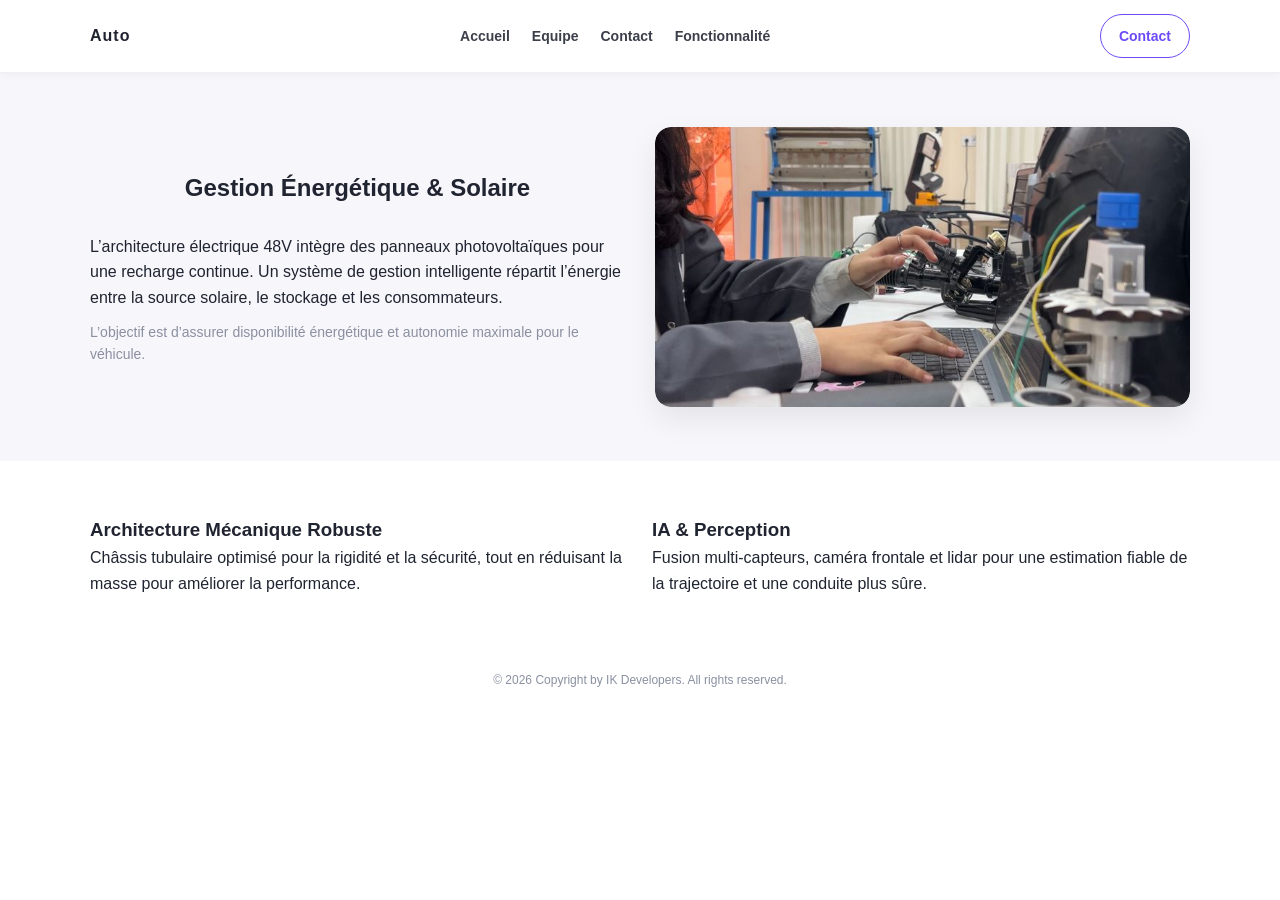
<file: fonctionnalite.html>
<!DOCTYPE html>
<html lang="fr">
<head>
  <meta charset="UTF-8" />
  <meta name="viewport" content="width=device-width, initial-scale=1.0" />
  <title>Fonctionnalité - Voiture Solaire Autonome</title>
  <link rel="stylesheet" href="styles.css" />
</head>
<body>
  <header class="topbar">
    <div class="container nav">
      <div class="logo">Auto</div>
      <nav class="menu">
        <a href="index.html#accueil">Accueil</a>
        <a href="index.html#equipe">Equipe</a>
        <a href="index.html#contact">Contact</a>
        <a href="index.html#fonctionnalite">Fonctionnalité</a>
      </nav>
      <a class="btn" href="index.html#contact">Contact</a>
    </div>
  </header>

  <main>
    <section class="section soft">
      <div class="container split">
        <div>
          <h2>Gestion Énergétique &amp; Solaire</h2>
          <p>
            L’architecture électrique 48V intègre des panneaux photovoltaïques pour une
            recharge continue. Un système de gestion intelligente répartit l’énergie
            entre la source solaire, le stockage et les consommateurs.
          </p>
          <p class="muted">
            L’objectif est d’assurer disponibilité énergétique et autonomie maximale
            pour le véhicule.
          </p>
        </div>
        <div class="image-card">
          <img src="photos/photo-044.jpeg" alt="Panneaux solaires" />
        </div>
      </div>
    </section>

    <section class="section">
      <div class="container grid-2">
        <div>
          <h3>Architecture Mécanique Robuste</h3>
          <p>
            Châssis tubulaire optimisé pour la rigidité et la sécurité, tout en
            réduisant la masse pour améliorer la performance.
          </p>
        </div>
        <div>
          <h3>IA &amp; Perception</h3>
          <p>
            Fusion multi-capteurs, caméra frontale et lidar pour une estimation fiable
            de la trajectoire et une conduite plus sûre.
          </p>
        </div>
      </div>
    </section>
  </main>

  <footer class="footer">
    <div class="container">© 2026 Copyright by IK Developers. All rights reserved.</div>
  </footer>
</body>
</html>
</file>
<file: styles.css>
/* Using system fonts instead of external CDN for better accessibility */
:root {
  --font-stack: -apple-system, BlinkMacSystemFont, "Segoe UI", "Roboto", "Helvetica Neue", sans-serif;
  --bg: #ffffff;
  --text: #1f2430;
  --muted: #6b7280;
  --primary: #6d4bf4;
  --primary-2: #3b6df5;
  --card: #ffffff;
  --soft: #f7f6fb;
  --border: #eef0f4;
  --shadow: 0 12px 30px rgba(0,0,0,0.08);
}

body.dark-mode {
  --bg: #0f1419;
  --text: #e4e6eb;
  --muted: #8a92a4;
  --card: #1a1f2e;
  --soft: #16191f;
  --border: #2a2f3a;
  --shadow: 0 12px 30px rgba(0,0,0,0.4);
}

* { box-sizing: border-box; margin: 0; padding: 0; }
html { scroll-behavior: smooth; }
body { font-family: var(--font-stack); color: var(--text); background: var(--bg); line-height: 1.6; }
img { width: 100%; display: block; border-radius: 16px; }
.container { width: min(1100px, 92%); margin: 0 auto; }

.topbar { position: sticky; top: 0; background: rgba(255,255,255,0.92); backdrop-filter: blur(12px); border-bottom: 1px solid var(--border); z-index: 10; box-shadow: 0 2px 8px rgba(0,0,0,0.04); transition: background 0.3s ease, border-color 0.3s ease; }
body.dark-mode .topbar { background: rgba(15,20,25,0.92); box-shadow: 0 2px 8px rgba(0,0,0,0.3); }
.nav { display: flex; align-items: center; justify-content: space-between; padding: 14px 0; gap: 18px; }

.theme-toggle, .chatbot-toggle { background: none; border: none; cursor: pointer; font-size: 20px; transition: transform 0.3s ease, filter 0.3s ease; padding: 6px; margin-left: 12px; display: flex; align-items: center; justify-content: center; color: var(--text); }
.theme-toggle svg, .chatbot-toggle svg { width: 20px; height: 20px; stroke: currentColor; }
.sun-icon { display: block; }
.moon-icon { display: none; }
body.dark-mode .sun-icon { display: none; }
body.dark-mode .moon-icon { display: block; }
.theme-toggle:hover, .chatbot-toggle:hover { transform: scale(1.15); filter: brightness(0.8); }
body.dark-mode .theme-toggle:hover, body.dark-mode .chatbot-toggle:hover { filter: brightness(1.3); }

.chatbot-widget { position: fixed; bottom: 20px; right: 20px; z-index: 999; }
.chatbot-btn { width: 60px; height: 60px; border-radius: 50%; background: linear-gradient(135deg, var(--primary), var(--primary-2)); color: #fff; border: none; cursor: pointer; box-shadow: 0 4px 16px rgba(109,75,244,0.4); display: flex; align-items: center; justify-content: center; font-size: 24px; transition: transform 0.3s ease, box-shadow 0.3s ease; }
.chatbot-btn:hover { transform: scale(1.1); box-shadow: 0 6px 24px rgba(109,75,244,0.6); }
.chatbot-window { position: absolute; bottom: 80px; right: 0; width: 380px; height: 500px; background: var(--card); border-radius: 12px; box-shadow: 0 8px 32px rgba(0,0,0,0.15); display: none; flex-direction: column; overflow: hidden; }
body.dark-mode .chatbot-window { box-shadow: 0 8px 32px rgba(0,0,0,0.5); }
.chatbot-window.active { display: flex; animation: slideUp 0.3s ease; }
@keyframes slideUp { from { opacity: 0; transform: translateY(20px); } to { opacity: 1; transform: translateY(0); } }
.logo-link { display: flex; align-items: center; text-decoration: none; transition: opacity 0.3s ease; }
.logo-link:hover { opacity: 0.8; }
.logo-img { height: 44px; width: auto; }
.logo { font-weight: 700; letter-spacing: 1px; }
.menu { display: flex; gap: 22px; }
.menu a { text-decoration: none; color: #3b3f4a; font-size: 14px; font-weight: 600; position: relative; }
.menu a::after { content: ""; position: absolute; left: 0; bottom: -6px; width: 0; height: 2px; background: linear-gradient(135deg, var(--primary), var(--primary-2)); transition: width 0.2s ease; }
.menu a:hover::after { width: 100%; }
.nav-actions { display: flex; gap: 12px; align-items: center; }

.btn { padding: 10px 18px; border-radius: 999px; border: 1px solid var(--primary); color: var(--primary); text-decoration: none; font-weight: 600; font-size: 14px; transition: transform 0.2s ease, box-shadow 0.2s ease; }
.btn:hover { transform: translateY(-2px); box-shadow: 0 12px 24px rgba(109,75,244,0.3); }
.btn.primary:hover { box-shadow: 0 12px 28px rgba(109,75,244,0.35); }
.btn.primary { background: linear-gradient(135deg, var(--primary), var(--primary-2)); color: #fff; border: none; }
.carousel-wrapper { position: relative; display: inline-block; width: 100%; }
.carousel-arrow { position: absolute; top: 50%; transform: translateY(-50%); background: linear-gradient(135deg, rgba(109, 75, 244, 0.15), rgba(59, 109, 245, 0.15)); border: 2.5px solid var(--primary); color: var(--primary); width: 44px; height: 44px; border-radius: 50%; cursor: pointer; transition: all 0.3s ease; display: flex; align-items: center; justify-content: center; padding: 0; z-index: 10; box-shadow: 0 2px 8px rgba(109,75,244,0.15); }
.carousel-arrow:hover:not(:disabled) { background: linear-gradient(135deg, var(--primary), var(--primary-2)); color: #fff; transform: translateY(-50%) scale(1.12); box-shadow: 0 6px 16px rgba(109,75,244,0.4); }
.carousel-arrow:disabled { opacity: 0.5; cursor: not-allowed; border-color: #c0c0c0; color: #c0c0c0; }
.carousel-arrow.prev { left: 12px; }
.carousel-arrow.next { right: 12px; }
.carousel-dots { display: flex; justify-content: center; align-items: center; gap: 10px; margin-top: 16px; }
.carousel-dot { width: 10px; height: 10px; border-radius: 50%; border: 2px solid var(--primary); background: transparent; cursor: pointer; transition: all 0.3s ease; }
.carousel-dot.active { background: var(--primary); }
.carousel-dot:hover { transform: scale(1.15); }
.carousel-image { transition: opacity 0.5s ease; }
.carousel-image { transition: opacity 0.4s ease; }


.hero { padding: 64px 0 30px; }
.hero-grid { display: grid; grid-template-columns: 1.1fr 0.9fr; gap: 30px; align-items: center; }
.hero-text h1 { font-size: clamp(28px, 3vw, 40px); margin-bottom: 12px; }
.hero-text p { color: #5a6070; margin-bottom: 20px; }
.hero-media .image-card { border-radius: 18px; overflow: hidden; box-shadow: var(--shadow); position: relative; }
.hero-media .image-card img { height: 320px; object-fit: cover; transition: transform 0.5s cubic-bezier(0.34, 1.56, 0.64, 1), filter 0.5s ease; }
.hero-media .image-card:hover img { transform: scale(1.12) rotate(-1deg); filter: brightness(1.15) saturate(1.2); }

.section { padding: 54px 0; }
.section h2 { text-align: center; margin-bottom: 26px; font-size: 24px; }
.section.soft { background: var(--soft); }
.section-head { text-align: center; margin-bottom: 26px; }
.section-head .muted { margin-top: 6px; }

.cards { display: grid; grid-template-columns: repeat(auto-fit, minmax(220px, 1fr)); gap: 18px; }
.card { background: var(--card); padding: 18px; border-radius: 14px; box-shadow: 0 8px 20px rgba(0,0,0,0.05); text-align: center; display: block; text-decoration: none; color: inherit; transition: transform 0.3s cubic-bezier(0.34, 1.56, 0.64, 1), box-shadow 0.3s ease, border 0.3s ease; cursor: pointer; }
.card:hover { transform: translateY(-8px); box-shadow: 0 18px 36px rgba(0,0,0,0.12); border: 1px solid #f2a4c6; }
.card:focus { outline: 2px solid #6d4bf4; outline-offset: 2px; }
.card .icon { font-size: 22px; margin-bottom: 8px; }
.card h3 { margin-bottom: 8px; font-size: 16px; }
.card p { color: #6b7280; font-size: 14px; }
.card:hover .icon { filter: saturate(1.2); }

.split { display: grid; grid-template-columns: 1fr 1fr; gap: 30px; align-items: center; }
.muted { color: #8a90a0; margin-top: 10px; font-size: 14px; }

.grid-2 { display: grid; grid-template-columns: 1fr 1fr; gap: 24px; align-items: start; }
.grid-2 .image-card { align-self: start; }

.feature-grid { display: grid; grid-template-columns: repeat(auto-fit, minmax(280px, 1fr)); gap: 22px; }
.feature-card { background: #fff; border-radius: 16px; box-shadow: 0 12px 26px rgba(0,0,0,0.06); overflow: hidden; }
.feature-media img { width: 100%; height: 220px; object-fit: cover; }
.feature-body { padding: 18px; }
.feature-body h3 { margin-bottom: 8px; }
.feature-list { margin-top: 14px; padding-left: 0; color: var(--muted); font-size: 13px; list-style: none; }
.feature-list li { margin-bottom: 10px; padding-left: 24px; position: relative; }
.feature-list li::before { content: "✓"; position: absolute; left: 0; color: var(--primary); font-weight: 700; }

.feature-rows { display: flex; flex-direction: column; gap: 48px; }
.feature-row .image-card:hover { transform: perspective(800px) rotateY(-3deg); }
.feature-row.reverse .image-card:hover { transform: perspective(800px) rotateY(3deg); }
.feature-row { display: grid; grid-template-columns: 0.95fr 1.05fr; gap: 40px; align-items: center; }
.feature-row.reverse .feature-text { order: 2; }
.feature-row.reverse .image-card { order: 1; }
.feature-text { padding: 8px 0; }
.feature-text h3 { margin-bottom: 12px; font-size: 20px; }
.feature-text p { font-size: 13px; line-height: 1.7; margin-bottom: 0; }

@media (max-width: 900px) {
  .feature-row, .feature-row.reverse { grid-template-columns: 1fr; }
  .feature-row.reverse .feature-text { order: 1; }
}

.image-card { border-radius: 16px; overflow: hidden; box-shadow: var(--shadow); position: relative; transition: box-shadow 0.3s ease; }
.image-card img { height: 280px; object-fit: cover; transition: transform 0.4s cubic-bezier(0.34, 1.56, 0.64, 1), filter 0.4s ease; display: block; }
.image-card:hover img { transform: scale(1.08) rotate(1deg); filter: brightness(1.1) saturate(1.15); }
.carousel-image:hover img { transform: none; filter: none; }
.image-card:hover { box-shadow: 0 20px 40px rgba(0,0,0,0.15); }
.carousel-image:hover { box-shadow: var(--shadow); }
.image-card::before { content: ""; position: absolute; inset: 0; background: rgba(109, 75, 244, 0.1); opacity: 0; transition: opacity 0.3s ease; border-radius: 16px; pointer-events: none; }
.image-card:hover::before { opacity: 1; }
.image-card.video { position: relative; }
.image-card.video .play { position: absolute; right: 18px; bottom: 18px; width: 42px; height: 42px; border-radius: 50%; border: none; background: #6d4bf4; color: #fff; font-size: 16px; cursor: pointer; }

.team { display: grid; grid-template-columns: repeat(auto-fit, minmax(170px, 1fr)); gap: 20px; }
.member { background: #fff; border-radius: 16px; padding: 16px; text-align: center; box-shadow: 0 8px 18px rgba(0,0,0,0.05); transition: transform 0.3s ease, box-shadow 0.3s ease; position: relative; }
.member:hover { transform: translateY(-6px) rotateZ(1deg); box-shadow: 0 16px 32px rgba(0,0,0,0.12); }
.member img { transition: transform 0.4s cubic-bezier(0.34, 1.56, 0.64, 1), filter 0.4s ease; }
.member:hover img { transform: scale(1.15); filter: brightness(1.1) saturate(1.1); }
.member img { width: 70px; height: 70px; object-fit: cover; margin: 0 auto 10px; border-radius: 50%; }
.member strong { display: block; font-size: 14px; }
.member span { font-size: 12px; color: #7a8190; }

.contact { display: flex; align-items: center; justify-content: space-between; gap: 20px; background: #fff; padding: 18px; border-radius: 16px; box-shadow: 0 12px 24px rgba(0,0,0,0.05); }
.socials { display: flex; gap: 12px; }
.socials a { display: inline-flex; align-items: center; justify-content: center; width: 40px; height: 40px; border-radius: 50%; background: linear-gradient(135deg, rgba(109,75,244,0.1), rgba(59,109,245,0.1)); color: var(--primary); text-decoration: none; transition: all 0.3s ease; border: 1.5px solid var(--primary); }
.socials a:hover { background: linear-gradient(135deg, var(--primary), var(--primary-2)); color: #fff; transform: translateY(-4px); box-shadow: 0 8px 20px rgba(109,75,244,0.3); }

.footer { padding: 20px 0; text-align: center; color: #8a90a0; font-size: 12px; }

@media (max-width: 900px) {
  .hero-grid, .split, .grid-2 { grid-template-columns: 1fr; }
  .menu { display: none; }
  .contact { flex-direction: column; align-items: flex-start; }
}
</file>
